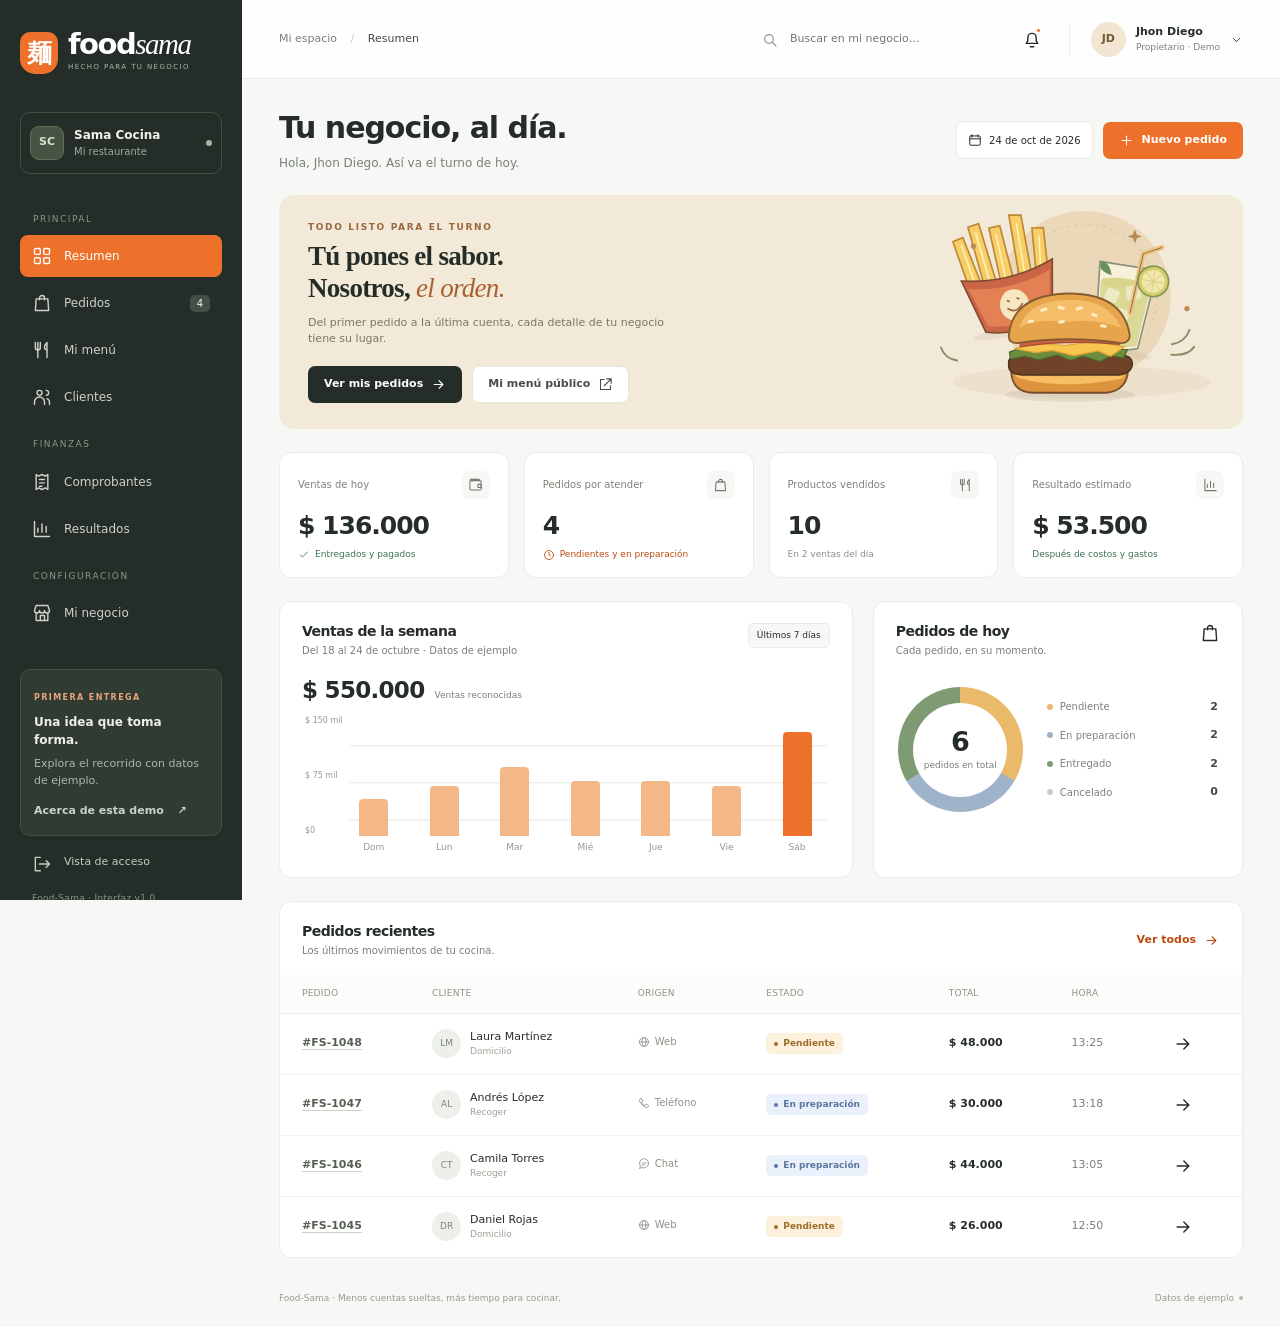
<file: index.html>
<!doctype html>
<html lang="es">
<head>
  <meta charset="UTF-8">
  <meta name="viewport" content="width=device-width, initial-scale=1.0">
  <meta name="description" content="Food-Sama. Interfaz de gestión para negocios de comida. Primera entrega del proyecto.">
  <meta name="theme-color" content="#252d28">
  <title>Food-Sama · Mi negocio</title>
  <link rel="icon" href="assets/img/favicon.svg" type="image/svg+xml">
  <link rel="stylesheet" href="assets/css/styles.css">
  <script src="assets/js/data.js" defer></script>
  <script src="assets/js/logic.js" defer></script><script src="assets/js/app.js" defer></script>
</head>
<body data-page="admin">
  <a class="skip-link" href="#main">Saltar al contenido</a>
  <div class="sidebar-shade" id="sidebar-shade"></div>
  <aside class="sidebar" id="sidebar" aria-label="Navegación principal">
    <a class="brand" href="index.html" aria-label="Food-Sama, inicio"><span class="brand-mark" aria-hidden="true">麺</span><span>food<span class="brand-serif">sama</span><small>HECHO PARA TU NEGOCIO</small></span></a>
    <div class="workspace"><span class="workspace-avatar">SC</span><div><strong data-business-name>Sama Cocina</strong><span>Mi restaurante</span></div><span class="online-dot" title="Negocio de demostración"></span></div>
    <nav class="nav"><p class="nav-label">PRINCIPAL</p>
      <a href="#resumen" data-view="resumen"><span data-icon="grid"></span>Resumen</a>
      <a href="#pedidos" data-view="pedidos"><span data-icon="bag"></span>Pedidos<span class="nav-count" id="pending-count">4</span></a>
      <a href="#menu" data-view="menu"><span data-icon="utensils"></span>Mi menú</a>
      <a href="#clientes" data-view="clientes"><span data-icon="users"></span>Clientes</a>
      <p class="nav-label">FINANZAS</p>
      <a href="#comprobantes" data-view="comprobantes"><span data-icon="receipt"></span>Comprobantes</a>
      <a href="#reportes" data-view="reportes"><span data-icon="chart"></span>Resultados</a>
      <p class="nav-label">CONFIGURACIÓN</p>
      <a href="#negocio" data-view="negocio"><span data-icon="store"></span>Mi negocio</a>
    </nav>
    <div class="sidebar-bottom"><div class="demo-note"><span class="demo-label">PRIMERA ENTREGA</span><strong>Una idea que toma forma.</strong><p>Explora el recorrido con datos de ejemplo.</p><button class="text-button" id="about-demo">Acerca de esta demo <span aria-hidden="true">↗</span></button></div><a class="sidebar-exit" href="acceso.html"><span data-icon="logout"></span>Vista de acceso</a><span class="sidebar-version">Food-Sama · Interfaz v1.0</span></div>
  </aside>
  <div class="app-layout">
    <header class="topbar">
      <button class="icon-button mobile-toggle" id="mobile-toggle" aria-label="Abrir menú" aria-controls="sidebar" aria-expanded="false"><span data-icon="menu"></span></button>
      <div class="breadcrumb">Mi espacio <span>/</span> <strong id="breadcrumb-current">Resumen</strong></div>
      <div class="topbar-right"><div class="global-search"><span data-icon="search"></span><label class="sr-only" for="global-search">Buscar pedidos o productos</label><input id="global-search" type="search" placeholder="Buscar en mi negocio…" autocomplete="off"><div class="search-results" id="search-results" hidden></div></div><button class="icon-button notification-button" id="notifications" aria-label="Ver pedidos pendientes"><span data-icon="bell"></span><i></i></button><button class="profile-button" id="profile-button" aria-label="Ver perfil del negocio"><span class="avatar">JD</span><span class="profile-name">Jhon Diego<small>Propietario · Demo</small></span><span data-icon="chevron-down"></span></button></div>
    </header>
    <main id="main" class="main-content" tabindex="-1"></main>
    <footer class="app-footer"><span>Food-Sama <span aria-hidden="true">·</span> Menos cuentas sueltas, más tiempo para cocinar.</span><span>Datos de ejemplo <i class="tiny-dot"></i></span></footer>
  </div>
  <dialog id="app-dialog" class="app-dialog" aria-labelledby="dialog-title"><div id="dialog-content"></div></dialog>
  <div class="toast-region" id="toast-region" role="status" aria-live="polite"></div>
</body>
</html>
</file>
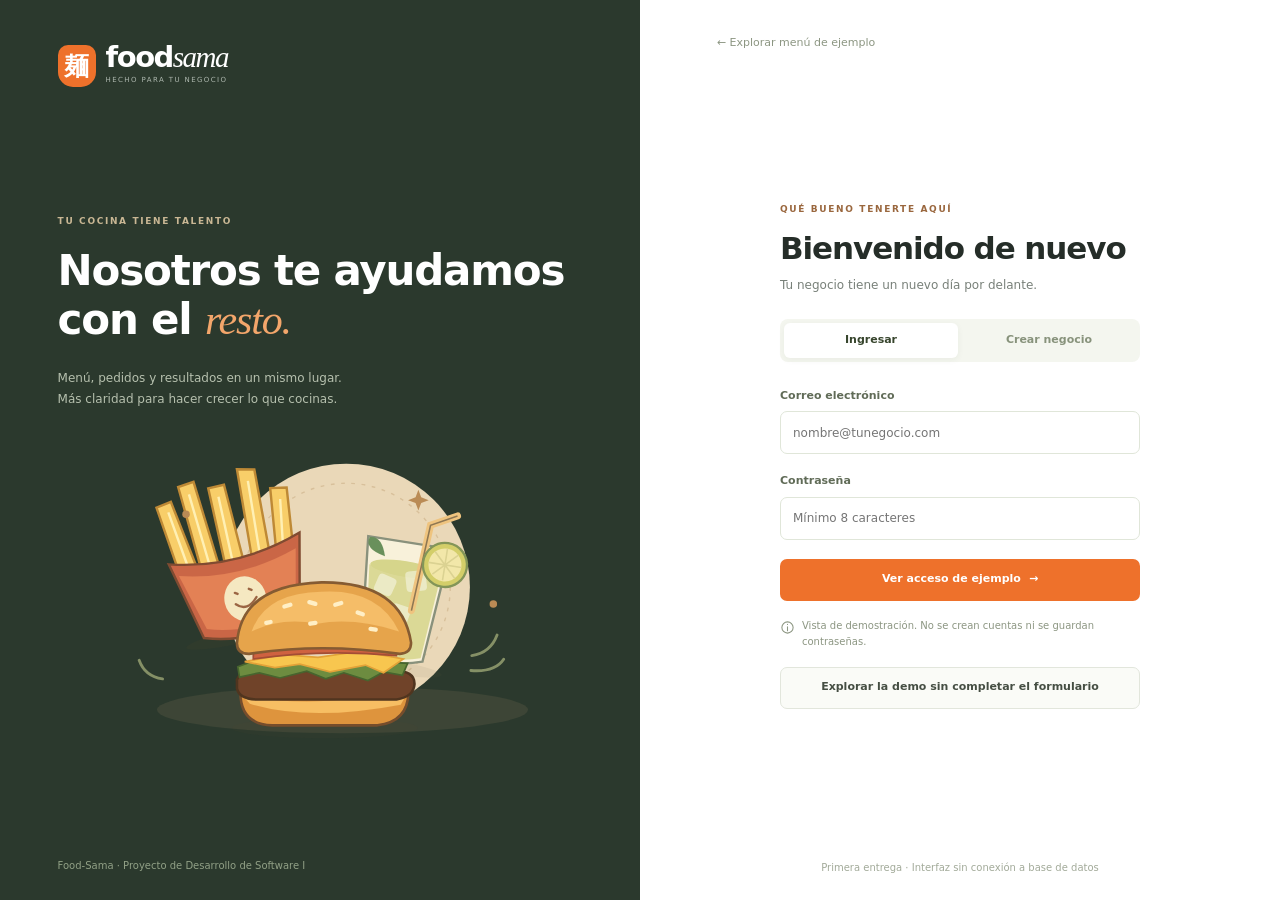
<file: acceso.html>
<!doctype html>
<html lang="es">
<head>
  <meta charset="UTF-8"><meta name="viewport" content="width=device-width, initial-scale=1.0">
  <meta name="description" content="Prototipo de acceso y registro de negocios en Food-Sama.">
  <title>Food-Sama · Bienvenido</title><link rel="icon" href="assets/img/favicon.svg" type="image/svg+xml"><link rel="stylesheet" href="assets/css/styles.css"><script src="assets/js/data.js" defer></script><script src="assets/js/logic.js" defer></script><script src="assets/js/app.js" defer></script>
</head>
<body data-page="access" class="access-body"><main class="access-layout"><section class="access-visual"><a href="acceso.html" class="brand"><span class="brand-mark" aria-hidden="true">麺</span><span>food<span class="brand-serif">sama</span><small>HECHO PARA TU NEGOCIO</small></span></a><div class="access-pitch"><span class="eyebrow">TU COCINA TIENE TALENTO</span><h1>Nosotros te ayudamos<br>con el <em>resto.</em></h1><p>Menú, pedidos y resultados en un mismo lugar.<br>Más claridad para hacer crecer lo que cocinas.</p><img src="assets/img/hero-food.svg" alt="Hamburguesa, papas y bebida ilustradas" width="520" height="360"></div><span class="access-credit">Food-Sama · Proyecto de Desarrollo de Software I</span></section><section class="access-form-panel"><a class="back-link" href="menu.html">← Explorar menú de ejemplo</a><div class="access-form-wrap"><span class="eyebrow">QUÉ BUENO TENERTE AQUÍ</span><h2 id="access-title">Bienvenido de nuevo</h2><p class="muted" id="access-description">Tu negocio tiene un nuevo día por delante.</p><div class="segmented" aria-label="Tipo de acceso"><button id="tab-login" class="active" type="button" aria-pressed="true">Ingresar</button><button id="tab-register" type="button" aria-pressed="false">Crear negocio</button></div><form id="access-form"><div id="register-fields" hidden><div class="form-field"><label for="register-business">Nombre del negocio</label><input id="register-business" name="business" placeholder="Ej. Sama Cocina" maxlength="70"></div><div class="form-field"><label for="register-owner">Nombre del propietario</label><input id="register-owner" name="owner" placeholder="Tu nombre completo" maxlength="70"></div><div class="form-field"><label for="register-phone">Teléfono empresarial</label><input id="register-phone" name="phone" type="tel" placeholder="300 000 0000" pattern="[+0-9 ]{7,20}" maxlength="20"></div></div><div class="form-field"><label for="access-email">Correo electrónico</label><input id="access-email" name="email" type="email" placeholder="nombre@tunegocio.com" autocomplete="username" required></div><div class="form-field"><label for="access-password">Contraseña</label><input id="access-password" name="password" type="password" placeholder="Mínimo 8 caracteres" minlength="8" autocomplete="current-password" required></div><button class="button button-primary full-width" type="submit" id="access-submit">Ver acceso de ejemplo <span aria-hidden="true">→</span></button></form><p class="access-demo-hint"><span data-icon="info"></span>Vista de demostración. No se crean cuentas ni se guardan contraseñas.</p><a class="button button-quiet full-width" href="index.html">Explorar la demo sin completar el formulario</a></div><span class="access-footnote">Primera entrega · Interfaz sin conexión a base de datos</span></section></main><dialog id="app-dialog" class="app-dialog" aria-labelledby="dialog-title"><div id="dialog-content"></div></dialog><div class="toast-region" id="toast-region" role="status" aria-live="polite"></div></body></html>
</file>
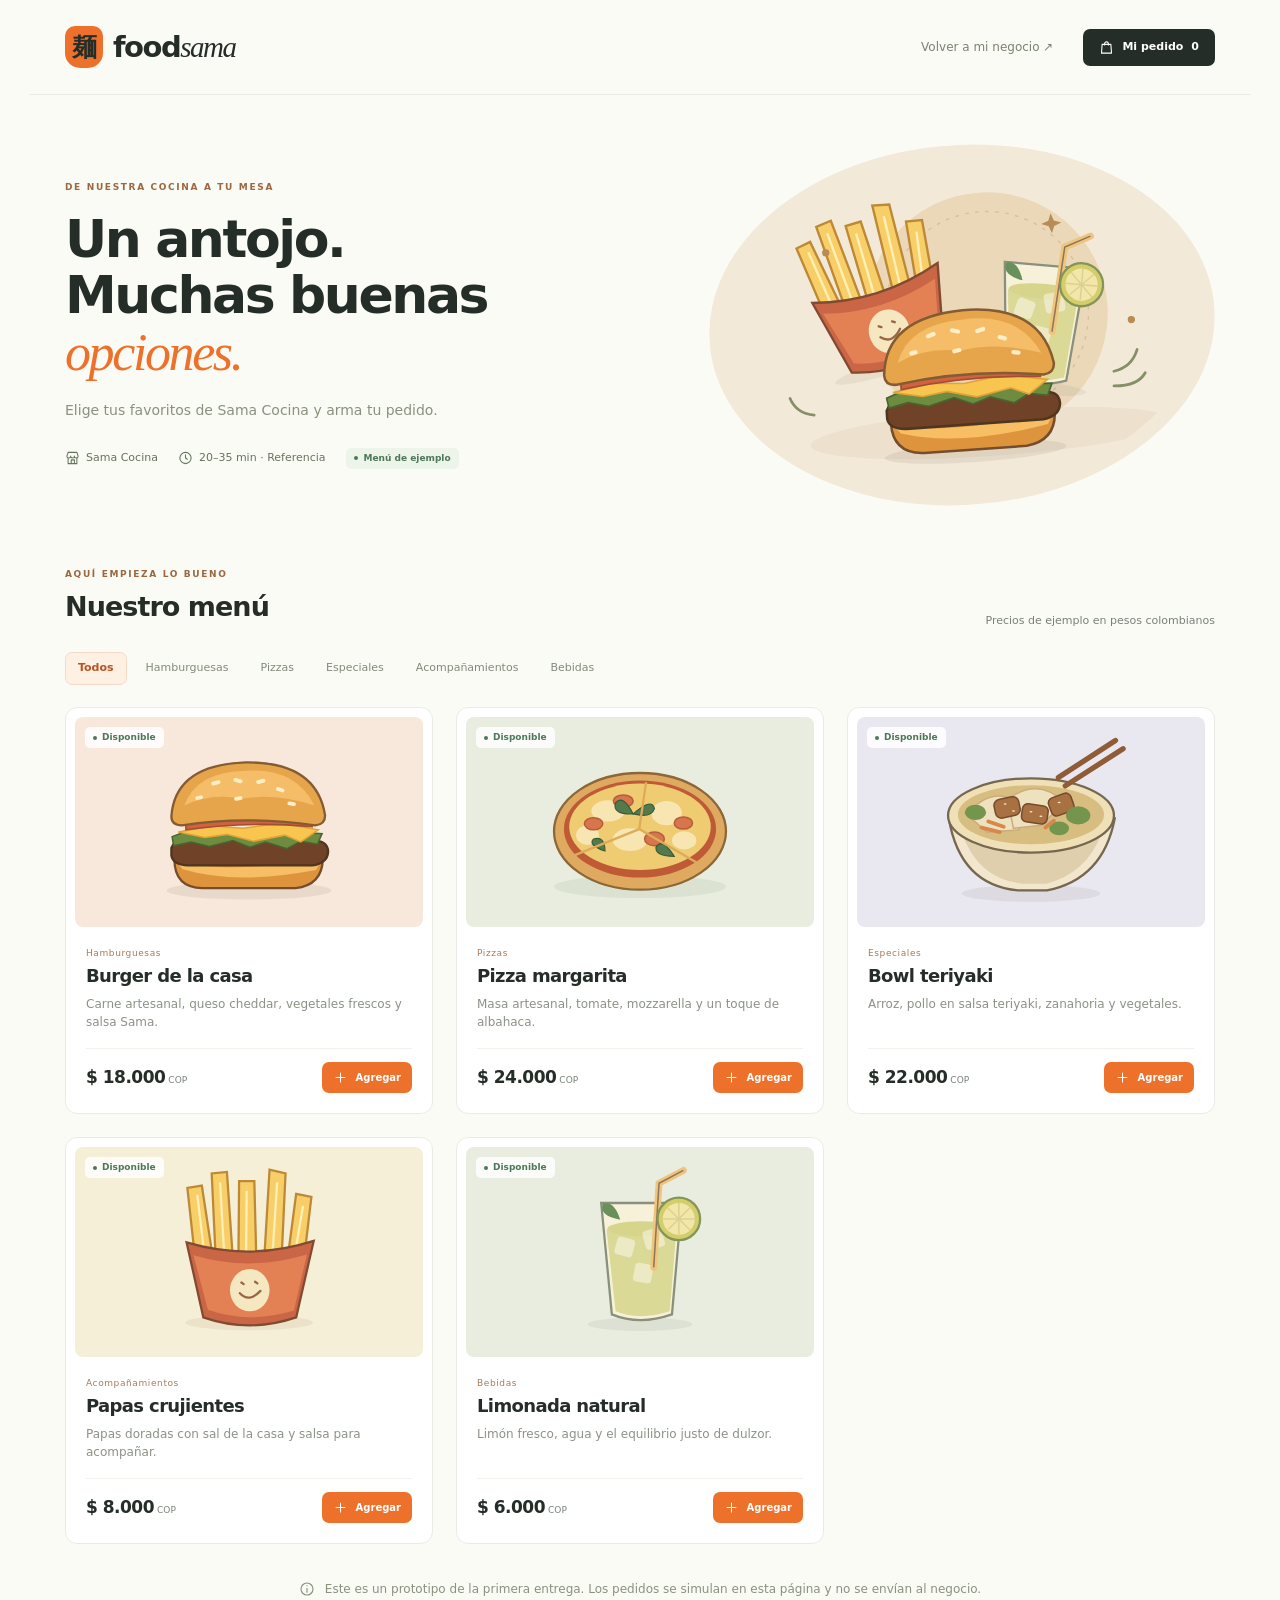
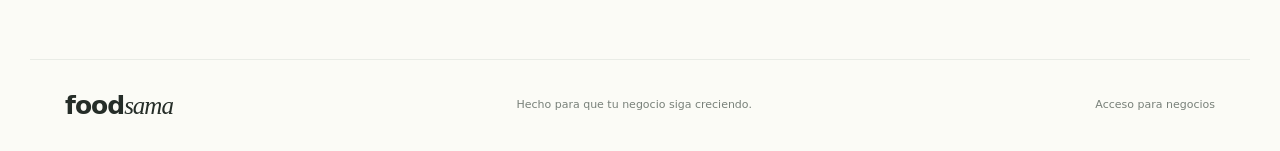
<file: menu.html>
<!doctype html>
<html lang="es">
<head>
  <meta charset="UTF-8"><meta name="viewport" content="width=device-width, initial-scale=1.0">
  <meta name="description" content="Menú de ejemplo de Sama Cocina en Food-Sama.">
  <title>Food-Sama · Menú del negocio</title>
  <link rel="icon" href="assets/img/favicon.svg" type="image/svg+xml"><link rel="stylesheet" href="assets/css/styles.css">
  <script src="assets/js/data.js" defer></script><script src="assets/js/logic.js" defer></script><script src="assets/js/app.js" defer></script>
</head>
<body data-page="public" class="public-body">
  <a class="skip-link" href="#main">Saltar al contenido</a>
  <header class="public-header"><a href="menu.html" class="brand brand-dark"><span class="brand-mark" aria-hidden="true">麺</span><span>food<span class="brand-serif">sama</span></span></a><nav><a href="index.html">Volver a mi negocio <span aria-hidden="true">↗</span></a><button class="button button-dark" id="open-cart"><span data-icon="bag"></span>Mi pedido <span id="cart-count">0</span></button></nav></header>
  <main id="main" class="public-main"><section class="public-hero"><div><span class="eyebrow">DE NUESTRA COCINA A TU MESA</span><h1>Un antojo.<br>Muchas buenas <em>opciones.</em></h1><p>Elige tus favoritos de Sama Cocina y arma tu pedido.</p><div class="public-business-info"><span><span data-icon="store"></span>Sama Cocina</span><span><span data-icon="clock"></span>20–35 min · Referencia</span><span class="badge badge-green">Menú de ejemplo</span></div></div><img src="assets/img/hero-food.svg" alt="Ilustración de una hamburguesa, papas y bebida" width="520" height="360"></section><div class="public-section-head"><div><span class="eyebrow">AQUÍ EMPIEZA LO BUENO</span><h2>Nuestro menú</h2></div><span class="muted">Precios de ejemplo en pesos colombianos</span></div><div id="public-filters" class="filter-tabs" aria-label="Categorías del menú"></div><div id="public-products" class="public-products"></div><aside class="public-demo-message"><span data-icon="info"></span><p>Este es un prototipo de la primera entrega. Los pedidos se simulan en esta página y no se envían al negocio.</p></aside></main>
  <footer class="public-footer"><a class="brand-text" href="index.html">food<span>sama</span></a><span>Hecho para que tu negocio siga creciendo.</span><a href="acceso.html">Acceso para negocios</a></footer>
  <dialog id="app-dialog" class="app-dialog" aria-labelledby="dialog-title"><div id="dialog-content"></div></dialog><div class="toast-region" id="toast-region" role="status" aria-live="polite"></div>
</body></html>
</file>
<file: assets/css/styles.css>
/* Food-Sama — interfaz sin dependencias. Estilos comunes a las tres páginas. */
:root {
  --bg:#f7f8f5;
  --paper:#fff;
  --ink:#252d28;
  --muted:#788079;
  --line:#e9ece6;
  --orange:#ee712b;
  --orange-dark:#bb4c10;
  --orange-light:#fff0e5;
  --green:#3c7252;
  --sidebar:#252d28;
  --radius:15px;
  --shadow:0 14px 45px #1c292414
}

* {
  box-sizing:border-box
}

html {
  scroll-behavior:smooth
}

body {
  margin:0;
  background:var(--bg);
  color:var(--ink);
  font:14px/1.5 "Segoe UI",system-ui,-apple-system,sans-serif
}

button,input,select,textarea {
  font:inherit
}

button,a,input,select,textarea {
  -webkit-tap-highlight-color:transparent
}

button,a {
  touch-action:manipulation
}

button {
  cursor:pointer
}

button:disabled {
  cursor:not-allowed;
  opacity:.48
}

a {
  color:inherit;
  text-decoration:none
}

button {
  color:inherit
}

h1,h2,h3,p {
  margin-top:0
}

h1,h2,h3 {
  line-height:1.25;
  letter-spacing:-.035em
}

h1 {
  font-size:30px;
  margin-bottom:7px;
  font-weight:700
}

h2 {
  font-size:18px;
  margin-bottom:6px
}

h3 {
  font-size:16px;
  margin-bottom:5px
}

p {
  margin-bottom:12px
}

img {
  max-width:100%;
  display:block
}

svg.icon {
  width:20px;
  height:20px;
  display:inline-block;
  vertical-align:middle;
  fill:none;
  stroke:currentColor;
  stroke-width:1.7;
  stroke-linecap:round;
  stroke-linejoin:round;
  flex-shrink:0
}

button:focus-visible,a:focus-visible {
  outline:3px solid #ef9d6c;
  outline-offset:4px
}

input:focus,select:focus,textarea:focus {
  outline:2px solid #f5b28a;
  outline-offset:1px;
  border-color:var(--orange)
}

[hidden] {
  display:none!important
}

.sr-only {
  position:absolute!important;
  width:1px;
  height:1px;
  padding:0;
  margin:-1px;
  overflow:hidden;
  clip:rect(0,0,0,0);
  white-space:nowrap;
  border:0
}

.skip-link {
  position:fixed;
  z-index:999;
  left:20px;
  top:-90px;
  background:var(--ink);
  color:#fff;
  padding:14px;
  border-radius:8px
}

.skip-link:focus {
  top:15px
}

.sidebar {
  position:fixed;
  inset:0 auto 0 0;
  width:242px;
  background:var(--sidebar);
  color:#ccd2cb;
  display:flex;
  flex-direction:column;
  z-index:50;
  padding:30px 20px 18px;
  overflow-y:auto
}

.brand {
  display:flex;
  align-items:center;
  gap:10px;
  color:#fff;
  font-size:29px;
  font-weight:800;
  letter-spacing:-1.5px;
  line-height:1
}

.brand-mark {
  width:38px;
  height:42px;
  border-radius:10px 10px 15px 15px;
  background:var(--orange);
  display:flex;
  align-items:center;
  justify-content:center;
  font-family:serif;
  font-size:25px;
  letter-spacing:0
}

.brand-serif {
  font-family:Georgia,serif;
  font-weight:500;
  font-style:italic
}

.brand small {
  display:block;
  letter-spacing:1.4px;
  font-weight:500;
  font-size:7px;
  line-height:2.5;
  color:#aeb8af
}

.workspace {
  display:flex;
  align-items:center;
  gap:10px;
  margin:35px 0 19px;
  padding:13px 9px;
  border:1px solid #435045;
  border-radius:10px
}

.workspace-avatar {
  background:#495344;
  color:#d9e4ce;
  border:1px solid #627051;
  display:grid;
  place-items:center;
  border-radius:9px;
  width:34px;
  height:34px;
  font-size:11px;
  font-weight:700
}

.workspace strong {
  font-size:12px;
  color:#f1f3ed;
  display:block
}

.workspace div>span {
  font-size:10px;
  color:#9fa99f;
  display:block
}

.online-dot {
  background:#a3b89b;
  width:6px;
  height:6px;
  border-radius:50%;
  margin-left:auto
}

.nav-label {
  font-size:9px;
  letter-spacing:1.5px;
  color:#89978a;
  margin:20px 13px 9px
}

.nav>a {
  display:flex;
  align-items:center;
  gap:12px;
  padding:11px 12px;
  margin-bottom:5px;
  border-radius:8px;
  font-size:12px;
  font-weight:500;
  transition:.18s
}

.nav>a:hover {
  background:#354137;
  color:white
}

.nav>a.active {
  background:#ee712b;
  color:white
}

.nav-count {
  font-size:10px;
  margin-left:auto;
  background:#445047;
  color:#edf3ea;
  padding:1px 6px;
  border-radius:5px;
  min-width:20px;
  text-align:center
}

.active .nav-count {
  background:#ffffff2e;
  color:#fff
}

.sidebar-bottom {
  margin-top:auto;
  padding-top:30px
}

.demo-note {
  padding:15px 13px;
  background:#303c32;
  border:1px solid #425044;
  border-radius:10px
}

.demo-label {
  font-size:8px;
  letter-spacing:1.4px;
  color:#e6a47d;
  font-weight:700
}

.demo-note strong {
  display:block;
  font-size:12px;
  color:#eef0e8;
  margin:7px 0
}

.demo-note p {
  font-size:11px;
  color:#abb6ab;
  margin-bottom:10px
}

.text-button {
  border:0;
  padding:0;
  background:none;
  font-size:11px;
  font-weight:600;
  color:inherit
}

.text-button span {
  margin-left:10px
}

.sidebar-exit {
  display:flex;
  gap:12px;
  font-size:11px;
  padding:18px 12px;
  color:#c3ccc0
}

.sidebar-version {
  display:block;
  font-size:9px;
  letter-spacing:.3px;
  color:#869583;
  padding:0 12px
}

.app-layout {
  margin-left:242px;
  min-height:100vh;
  display:flex;
  flex-direction:column
}

.topbar {
  height:79px;
  background:#ffffffd9;
  backdrop-filter:blur(12px);
  border-bottom:1px solid var(--line);
  display:flex;
  align-items:center;
  justify-content:space-between;
  padding:0 37px;
  gap:20px
}

.breadcrumb {
  font-size:11px;
  color:var(--muted);
  white-space:nowrap
}

.breadcrumb>span {
  margin:0 10px;
  color:#c4c9c1
}

.breadcrumb strong {
  color:#404a42;
  font-weight:500
}

.topbar-right {
  display:flex;
  align-items:center;
  gap:20px
}

.global-search {
  position:relative;
  display:flex;
  align-items:center;
  gap:9px;
  color:#899187
}

.global-search .icon {
  width:16px;
  height:16px
}

.global-search input {
  background:transparent;
  border:0;
  font-size:11px;
  width:208px;
  padding:8px 3px;
  color:var(--ink);
  border-radius:4px
}

.search-results {
  position:absolute;
  top:40px;
  right:0;
  background:white;
  border:1px solid var(--line);
  border-radius:10px;
  box-shadow:var(--shadow);
  width:315px;
  z-index:80;
  padding:6px
}

.search-result {
  width:100%;
  border:0;
  background:none;
  text-align:left;
  padding:10px;
  border-radius:6px;
  display:flex;
  justify-content:space-between;
  gap:10px;
  font-size:12px
}

.search-result:hover {
  background:var(--bg)
}

.search-result small {
  color:var(--muted)
}

.search-empty {
  padding:12px;
  font-size:12px;
  margin:0
}

.icon-button {
  width:34px;
  height:34px;
  display:inline-grid;
  place-items:center;
  border:0;
  background:transparent;
  border-radius:8px
}

.icon-button:hover {
  background:#f0f2ed
}

.notification-button {
  position:relative
}

.notification-button i {
  position:absolute;
  right:8px;
  top:6px;
  background:var(--orange);
  width:5px;
  height:5px;
  border-radius:50%;
  border:1px solid white
}

.profile-button {
  display:flex;
  align-items:center;
  gap:10px;
  border:0;
  border-left:1px solid var(--line);
  background:none;
  padding:0 0 0 21px;
  text-align:left
}

.avatar {
  width:35px;
  height:35px;
  border-radius:50%;
  background:#f2e6d2;
  color:#735a34;
  font-size:11px;
  font-weight:700;
  display:grid;
  place-items:center
}

.profile-name {
  font-size:11px;
  font-weight:650
}

.profile-name small {
  display:block;
  font-size:9px;
  color:var(--muted);
  font-weight:400
}

.profile-button .icon {
  width:13px
}

.mobile-toggle {
  display:none
}

.main-content {
  padding:30px 37px 12px;
  max-width:1600px;
  width:100%;
  margin:0 auto;
  flex:1
}

.page-heading {
  display:flex;
  align-items:center;
  justify-content:space-between;
  gap:18px;
  margin-bottom:23px
}

.page-heading p {
  font-size:12px;
  color:var(--muted);
  margin:0
}

.page-heading .eyebrow {
  margin-bottom:6px
}

.heading-actions {
  display:flex;
  align-items:center;
  gap:10px
}

.date-pill {
  background:#fff;
  border:1px solid var(--line);
  border-radius:7px;
  padding:8px 11px;
  font-size:10px;
  display:flex;
  align-items:center;
  gap:7px;
  white-space:nowrap
}

.date-pill .icon {
  width:14px
}

.eyebrow {
  font-size:9px;
  font-weight:700;
  letter-spacing:1.65px;
  color:#9a673e;
  display:block
}

.muted {
  color:var(--muted)
}

.hero-banner {
  border-radius:var(--radius);
  background:#f3e9d8;
  display:flex;
  min-height:201px;
  position:relative;
  overflow:hidden;
  margin-bottom:23px
}

.hero-copy {
  padding:26px 29px;
  position:relative;
  z-index:2;
  max-width:66%
}

.hero-copy h2 {
  font:600 27px/1.18 Georgia,serif;
  letter-spacing:-.7px;
  margin:7px 0 10px
}

.hero-copy h2 em {
  color:#a9602e;
  font-weight:500
}

.hero-copy p {
  font-size:11px;
  color:#7f7565;
  max-width:360px;
  margin-bottom:18px
}

.hero-art {
  width:37%;
  max-height:234px;
  object-fit:contain;
  margin:-8px -2px -8px auto
}

.hero-actions {
  display:flex;
  gap:10px;
  align-items:center
}

.button {
  display:inline-flex;
  align-items:center;
  justify-content:center;
  gap:8px;
  border-radius:7px;
  padding:10px 15px;
  font-size:11px;
  font-weight:650;
  border:1px solid transparent;
  line-height:1.3;
  text-align:center;
  transition:background .15s,transform .15s;
  min-height:35px
}

.button .icon {
  width:15px;
  height:15px
}

.button:hover {
  transform:translateY(-1px)
}

.button-primary {
  background:var(--orange);
  color:#fff
}

.button-primary:hover {
  background:#da6020
}

.button-dark {
  background:var(--ink);
  color:white
}

.button-dark:hover {
  background:#3c4a3e
}

.button-quiet {
  background:#fff;
  border-color:#e2e6dc;
  color:#454e43
}

.button-quiet:hover {
  background:#f8f9f5
}

.button-link {
  background:transparent;
  color:var(--orange-dark);
  padding:4px 0
}

.button-danger {
  background:#fce8e5;
  color:#af4337
}

.button-small {
  font-size:10px;
  padding:7px 10px;
  min-height:30px
}

.full-width {
  width:100%
}

.stats-grid {
  display:grid;
  grid-template-columns:repeat(4,minmax(0,1fr));
  gap:15px;
  margin-bottom:23px
}

.stat-card {
  border:1px solid var(--line);
  background:#fff;
  border-radius:12px;
  padding:18px 18px 15px;
  min-width:0
}

.stat-top {
  display:flex;
  align-items:center;
  justify-content:space-between;
  color:#7c8479;
  font-size:10px;
  gap:8px
}

.stat-symbol {
  display:grid;
  place-items:center;
  background:var(--bg);
  border-radius:7px;
  width:28px;
  height:28px;
  color:#737c6e
}

.stat-symbol .icon {
  width:15px
}

.stat-value {
  font-size:25px;
  letter-spacing:-1px;
  line-height:1.1;
  margin:13px 0 9px;
  font-weight:650;
  white-space:nowrap
}

.stat-foot {
  font-size:9px;
  color:#8b9286;
  display:flex;
  align-items:center;
  gap:5px
}

.stat-foot .icon {
  width:12px;
  height:12px
}

.green-text {
  color:var(--green)
}

.orange-text {
  color:var(--orange-dark)
}

.charts-grid {
  display:grid;
  grid-template-columns:1.55fr 1fr;
  gap:20px;
  margin-bottom:23px
}

.panel {
  border:1px solid var(--line);
  border-radius:12px;
  background:white;
  min-width:0;
  overflow:hidden
}

.panel-head {
  padding:21px 22px 0;
  display:flex;
  justify-content:space-between;
  align-items:flex-start;
  gap:15px
}

.panel-head p {
  font-size:10px;
  color:var(--muted);
  margin:3px 0 0
}

.panel-head h2 {
  font-size:14px;
  margin:0
}

.panel-body {
  padding:20px 22px
}

.panel-title-actions {
  display:flex;
  align-items:center;
  gap:8px
}

.mini-pill {
  background:var(--bg);
  font-size:9px;
  border:1px solid var(--line);
  border-radius:5px;
  padding:5px 8px
}

.chart-summary {
  padding:15px 22px 0;
  display:flex;
  align-items:baseline;
  gap:10px
}

.chart-summary strong {
  font-size:23px;
  letter-spacing:-.7px
}

.chart-summary span {
  font-size:9px;
  color:var(--muted)
}

.bar-chart {
  height:134px;
  margin:14px 25px 21px;
  position:relative;
  padding:0 0 20px 39px;
  display:grid;
  grid-template-columns:repeat(7,1fr);
  gap:11px;
  align-items:end;
  background:repeating-linear-gradient(to top,transparent 0,transparent 35px,#edf0e9 36px,#edf0e9 37px)
}

.chart-ticks {
  position:absolute;
  left:0;
  top:-7px;
  bottom:19px;
  display:flex;
  flex-direction:column;
  justify-content:space-between;
  font-size:8px;
  color:#92988f;
  background:white;
  padding-right:7px
}

.bar-column {
  height:100%;
  display:flex;
  align-items:center;
  justify-content:flex-end;
  flex-direction:column;
  gap:5px;
  position:relative
}

.chart-bar {
  width:65%;
  max-width:29px;
  min-height:5px;
  border-radius:4px 4px 0 0;
  background:#f8d9c4;
  border:0;
  position:relative;
  padding:0;
  transition:height .2s,background .15s
}

.chart-bar:last-of-type {
  background:#f4b888
}

.bar-column:last-child .chart-bar {
  background:var(--orange)
}

.chart-bar:hover,.chart-bar:focus {
  background:#ce5c1d
}

.chart-day {
  position:absolute;
  bottom:-19px;
  color:#92988d;
  font-size:9px
}

.chart-tooltip {
  display:none;
  position:absolute;
  bottom:calc(100% + 6px);
  left:50%;
  transform:translateX(-50%);
  background:var(--ink);
  color:white;
  padding:3px 6px;
  border-radius:4px;
  font-size:9px;
  white-space:nowrap;
  z-index:3
}

.chart-bar:hover .chart-tooltip,.chart-bar:focus .chart-tooltip {
  display:block
}

.status-overview {
  display:flex;
  align-items:center;
  gap:24px;
  padding:29px 24px 25px
}

.donut {
  width:125px;
  height:125px;
  border-radius:50%;
  flex-shrink:0;
  display:grid;
  place-items:center
}

.donut-hole {
  background:white;
  border-radius:50%;
  width:94px;
  height:94px;
  display:flex;
  align-items:center;
  justify-content:center;
  flex-direction:column
}

.donut-hole strong {
  font-size:27px;
  line-height:1.1;
  font-weight:650
}

.donut-hole span {
  font-size:9px;
  color:var(--muted);
  margin-top:3px
}

.legend {
  display:flex;
  flex-direction:column;
  gap:12px;
  width:100%
}

.legend-item {
  display:flex;
  align-items:center;
  gap:7px;
  font-size:10px;
  color:#7a8278
}

.legend-item i {
  width:6px;
  height:6px;
  border-radius:50%;
  flex-shrink:0
}

.legend-item strong {
  margin-left:auto;
  color:#404c42;
  font-size:11px
}

.table-wrap {
  overflow-x:auto;
  position:relative
}

table {
  width:100%;
  border-collapse:collapse;
  text-align:left;
  white-space:nowrap
}

th {
  font-size:9px;
  letter-spacing:.25px;
  font-weight:500;
  color:#8a9286;
  padding:12px 22px;
  background:#fcfdfa;
  border-bottom:1px solid var(--line)
}

td {
  font-size:11px;
  padding:13px 22px;
  border-bottom:1px solid #f0f2ed
}

tbody tr:last-child td {
  border-bottom:0
}

.table-panel>.panel-head {
  padding-bottom:17px
}

.order-code {
  color:#555f52;
  font-size:11px;
  font-weight:650;
  background:transparent;
  border:0;
  padding:0;
  text-decoration:underline;
  text-decoration-color:#cbd1c7;
  text-underline-offset:3px
}

.customer-cell {
  display:flex;
  align-items:center;
  gap:9px
}

.customer-avatar {
  width:29px;
  height:29px;
  background:#edf0e8;
  border-radius:50%;
  display:grid;
  place-items:center;
  font-size:9px;
  color:#7c8776;
  flex-shrink:0
}

.customer-cell small {
  display:block;
  font-size:9px;
  color:#9bA293
}

.source {
  display:inline-flex;
  align-items:center;
  gap:5px;
  color:#8a9285;
  font-size:10px
}

.source .icon {
  width:12px;
  height:12px
}

.badge {
  display:inline-flex;
  align-items:center;
  gap:5px;
  padding:4px 8px;
  border-radius:5px;
  font-size:9px;
  font-weight:550;
  white-space:nowrap
}

.badge::before {
  content:"";
  width:4px;
  height:4px;
  border-radius:50%;
  background:currentColor
}

.badge-orange {
  color:#a16c29;
  background:#fcf1dc
}

.badge-blue {
  color:#5976a0;
  background:#ebf1fb
}

.badge-green {
  color:#4c7857;
  background:#edf4ea
}

.badge-gray {
  color:#7f8680;
  background:#f0f1ef
}

.badge-red {
  color:#a96058;
  background:#f9e9e7
}

.status-select {
  border:1px solid var(--line);
  border-radius:6px;
  padding:6px 9px;
  font-size:11px;
  background:white
}

.app-footer {
  display:flex;
  align-items:center;
  justify-content:space-between;
  padding:22px 37px;
  color:#939c8f;
  font-size:9px;
  gap:15px
}

.app-footer>span:last-child {
  display:flex;
  align-items:center;
  gap:5px;
  white-space:nowrap
}

.tiny-dot {
  display:inline-block;
  width:4px;
  height:4px;
  background:#b4bdab;
  border-radius:50%
}

.toolbar {
  display:flex;
  align-items:center;
  gap:12px;
  margin:0 0 20px;
  flex-wrap:wrap
}

.search-field {
  display:flex;
  align-items:center;
  gap:8px;
  min-width:230px;
  background:white;
  border:1px solid var(--line);
  border-radius:8px;
  padding:8px 11px
}

.search-field .icon {
  width:16px;
  color:#949c8e
}

.search-field input {
  width:100%;
  border:0;
  padding:0;
  outline:0;
  font-size:11px;
  background:none
}

.filter-tabs {
  display:flex;
  align-items:center;
  gap:6px;
  flex-wrap:wrap;
  margin:0 0 22px
}

.filter-tab {
  padding:7px 12px;
  border:1px solid transparent;
  border-radius:7px;
  background:transparent;
  font-size:11px;
  color:#818a7a
}

.filter-tab:hover {
  background:#e9ece5
}

.filter-tab.active {
  color:#b65422;
  background:#fff0e4;
  border-color:#f4dac6;
  font-weight:650
}

.toolbar .filter-tabs {
  margin:0
}

.toolbar-end {
  margin-left:auto;
  display:flex;
  gap:8px;
  align-items:center
}

.filter-select {
  background:white;
  border:1px solid var(--line);
  border-radius:7px;
  padding:9px 10px;
  font-size:11px;
  color:#646e5e;
  min-height:35px
}

.product-grid {
  display:grid;
  grid-template-columns:repeat(3,minmax(0,1fr));
  gap:20px
}

.product-card {
  border:1px solid var(--line);
  background:white;
  border-radius:12px;
  overflow:hidden
}

.product-image {
  height:165px;
  display:flex;
  align-items:center;
  justify-content:center;
  position:relative;
  margin:9px 9px 0;
  border-radius:8px
}

.product-image img {
  height:94%;
  width:90%;
  object-fit:contain;
  transition:transform .2s
}

.product-card:hover .product-image img {
  transform:translateY(-3px) rotate(-2deg)
}

.product-image>.badge {
  position:absolute;
  top:10px;
  left:10px;
  background:#ffffffd9;
  z-index:2
}

.peach {
  background:#f8e8db
}

.sage {
  background:#e8eddf
}

.lavender {
  background:#e9e7f0
}

.butter {
  background:#f6efd7
}

.rose {
  background:#f5e4e6
}

.product-body {
  padding:17px 18px
}

.product-category {
  font-size:9px;
  color:#a67b58;
  letter-spacing:.6px;
  margin-bottom:5px
}

.product-body h2 {
  font-size:15px;
  margin-bottom:7px
}

.product-description {
  font-size:11px;
  color:#8b9384;
  min-height:34px;
  line-height:1.55;
  margin-bottom:15px
}

.product-bottom {
  display:flex;
  justify-content:space-between;
  align-items:center;
  padding-top:13px;
  border-top:1px solid #f0f2eb
}

.price {
  font-size:17px;
  font-weight:650;
  letter-spacing:-.5px
}

.price small {
  font-size:9px;
  font-weight:400;
  color:var(--muted);
  letter-spacing:0;
  margin-left:3px
}

.product-actions {
  display:flex;
  gap:3px
}

.product-actions .icon-button {
  width:29px;
  height:29px;
  color:#88917e
}

.product-actions .icon {
  width:15px;
  height:15px
}

.table-footer {
  padding:13px 22px;
  font-size:10px;
  color:#8c9585;
  border-top:1px solid var(--line)
}

.empty-state {
  padding:50px 20px;
  text-align:center;
  color:var(--muted)
}

.empty-state>.icon {
  width:38px;
  height:38px;
  color:#aab6a0;
  margin-bottom:14px
}

.empty-state h2 {
  color:#5c6854;
  font-size:17px
}

.empty-state p {
  font-size:12px;
  max-width:360px;
  margin:0 auto 15px
}

.empty-state.table-empty {
  padding:35px
}

.clients-grid {
  display:grid;
  grid-template-columns:repeat(3,minmax(0,1fr));
  gap:18px
}

.client-card {
  background:white;
  border:1px solid var(--line);
  border-radius:12px;
  padding:24px
}

.client-card>.customer-avatar {
  width:47px;
  height:47px;
  font-size:14px;
  margin-bottom:15px
}

.client-card h2 {
  font-size:15px
}

.client-card p {
  font-size:11px;
  color:var(--muted)
}

.client-metrics {
  display:flex;
  justify-content:space-between;
  padding-top:15px;
  border-top:1px solid var(--line);
  font-size:11px
}

.client-metrics small {
  display:block;
  color:var(--muted);
  font-size:9px;
  margin-bottom:3px
}

.note-strip {
  display:flex;
  gap:9px;
  align-items:flex-start;
  background:#eff2e9;
  color:#718061;
  padding:13px 15px;
  border-radius:8px;
  font-size:11px;
  margin:20px 0
}

.note-strip .icon {
  width:16px;
  height:16px;
  flex-shrink:0
}

.note-strip p {
  margin:0
}

.two-columns {
  display:grid;
  grid-template-columns:1.15fr 1fr;
  gap:22px
}

.financial-summary {
  padding:6px 0
}

.financial-row {
  display:flex;
  justify-content:space-between;
  padding:12px 0;
  border-bottom:1px solid var(--line);
  font-size:12px;
  gap:20px
}

.financial-row small {
  color:var(--muted)
}

.financial-row.total {
  font-weight:700;
  font-size:15px;
  border:0;
  padding-top:18px
}

.financial-row.margin {
  border:0;
  color:var(--green);
  padding-top:0
}

.expenses-list {
  list-style:none;
  margin:0;
  padding:0
}

.expenses-list li {
  display:flex;
  justify-content:space-between;
  gap:15px;
  border-bottom:1px solid var(--line);
  padding:13px 0;
  font-size:12px
}

.expenses-list small {
  display:block;
  color:var(--muted);
  font-size:10px
}

.expenses-list li:last-child {
  border:0
}

.business-profile {
  display:flex;
  gap:15px;
  align-items:center;
  padding-bottom:22px;
  margin-bottom:22px;
  border-bottom:1px solid var(--line)
}

.business-avatar {
  width:65px;
  height:65px;
  background:#e9efdf;
  border-radius:13px;
  display:grid;
  place-items:center;
  color:#6e7d5c;
  font-size:19px;
  font-weight:700
}

.business-profile h2 {
  font-size:19px
}

.business-profile p {
  font-size:12px;
  color:var(--muted);
  margin-bottom:0
}

.form-grid {
  display:grid;
  grid-template-columns:1fr 1fr;
  gap:16px
}

.span-two {
  grid-column:1/-1
}

.form-field {
  display:flex;
  flex-direction:column;
  gap:7px;
  margin-bottom:16px;
  min-width:0
}

.form-grid>.form-field {
  margin-bottom:0
}

.form-field label {
  font-size:11px;
  font-weight:600;
  color:#606b57
}

.form-field input,.form-field select,.form-field textarea {
  width:100%;
  padding:10px 12px;
  border:1px solid #e0e6d9;
  border-radius:7px;
  background:white;
  color:var(--ink);
  font-size:12px;
  min-height:39px
}

.form-field textarea {
  resize:vertical;
  min-height:76px
}

.form-hint {
  font-size:10px;
  color:#8f9985;
  margin-top:3px
}

.form-actions {
  display:flex;
  align-items:center;
  justify-content:flex-end;
  gap:9px;
  margin-top:22px;
  padding-top:18px;
  border-top:1px solid var(--line)
}

.checkbox-field {
  display:flex;
  align-items:center;
  gap:9px;
  font-size:12px;
  color:#66765c
}

.checkbox-field input {
  accent-color:var(--orange);
  width:16px;
  height:16px
}

.app-dialog {
  border:0;
  border-radius:16px;
  padding:0;
  width:min(620px,calc(100% - 32px));
  max-height:90vh;
  background:white;
  color:var(--ink);
  box-shadow:var(--shadow)
}

.app-dialog::backdrop {
  background:#1d29267a;
  backdrop-filter:blur(3px)
}

.dialog-head {
  display:flex;
  align-items:flex-start;
  justify-content:space-between;
  padding:24px 27px 19px;
  border-bottom:1px solid var(--line);
  gap:15px
}

.dialog-head h2 {
  font-size:22px;
  margin:4px 0 5px
}

.dialog-head p {
  margin:0;
  color:var(--muted);
  font-size:11px
}

.dialog-body {
  padding:24px 27px
}

.dialog-footer {
  border-top:1px solid var(--line);
  display:flex;
  align-items:center;
  justify-content:flex-end;
  gap:9px;
  padding:16px 27px;
  background:#fcfdfb
}

.dialog-body .note-strip {
  margin-bottom:0
}

.line-items {
  display:flex;
  flex-direction:column;
  gap:10px;
  margin:12px 0 18px
}

.line-item {
  display:flex;
  align-items:center;
  gap:10px;
  background:var(--bg);
  padding:10px;
  border-radius:8px
}

.line-item label {
  flex:1;
  font-size:11px
}

.line-item small {
  display:block;
  color:var(--muted);
  font-size:10px
}

.line-item input {
  width:65px;
  border:1px solid var(--line);
  padding:6px;
  border-radius:6px;
  font-size:12px
}

.order-total {
  display:flex;
  justify-content:space-between;
  align-items:center;
  padding:14px 0;
  font-size:13px;
  border-top:1px solid var(--line)
}

.order-total strong {
  font-size:23px
}

.detail-grid {
  display:grid;
  grid-template-columns:1fr 1fr;
  gap:15px 20px;
  margin-bottom:21px;
  font-size:12px
}

.detail-grid small {
  display:block;
  font-size:10px;
  color:var(--muted);
  margin-bottom:3px
}

.detail-items {
  width:100%;
  white-space:normal
}

.detail-items td,.detail-items th {
  padding:10px 8px
}

.detail-items td:last-child,.detail-items th:last-child {
  text-align:right
}

.detail-items td:first-child,.detail-items th:first-child {
  padding-left:0
}

.detail-items td:last-child,.detail-items th:last-child {
  padding-right:0
}

.receipt-heading {
  text-align:center;
  margin-bottom:20px
}

.receipt-heading p {
  font-size:11px;
  color:var(--muted);
  margin:2px 0
}

.receipt-note {
  font-size:10px;
  color:var(--muted);
  text-align:center;
  margin:17px 0 0
}

.toast-region {
  position:fixed;
  bottom:24px;
  right:24px;
  z-index:200;
  max-width:min(400px,calc(100% - 40px));
  pointer-events:none
}

.toast {
  padding:14px 19px;
  background:#27372a;
  color:white;
  box-shadow:var(--shadow);
  border-radius:10px;
  font-size:12px;
  animation:toast-in .2s;
  margin-top:8px;
  pointer-events:auto
}

.toast.error {
  background:#9a493b
}

@keyframes toast-in {
  from {
    opacity:0;
    transform:translateY(10px)
  }
  to {
    opacity:1;
    transform:translateY(0)
  }
}

.section-note {
  font-size:11px;
  color:var(--muted);
  margin-top:18px
}

.sidebar-shade {
  display:none
}

/* Menú público */
.public-body {
  background:#fbfbf6
}

.public-header {
  max-width:1220px;
  margin:auto;
  padding:26px 35px;
  display:flex;
  align-items:center;
  justify-content:space-between;
  border-bottom:1px solid var(--line)
}

.brand-dark {
  color:var(--ink)
}

.public-header nav {
  display:flex;
  align-items:center;
  gap:30px;
  font-size:12px
}

.public-header nav>a {
  color:#788370
}

.public-main {
  max-width:1220px;
  margin:0 auto;
  padding:0 35px
}

.public-hero {
  display:flex;
  align-items:center;
  gap:30px;
  padding:50px 0 43px
}

.public-hero>div {
  flex:1
}

.public-hero h1 {
  font-size:52px;
  font-weight:650;
  margin:17px 0 19px;
  line-height:1.08;
  letter-spacing:-2.4px
}

.public-hero h1 em {
  font-family:Georgia,serif;
  font-weight:400;
  color:var(--orange)
}

.public-hero p {
  color:#89917f;
  font-size:14px
}

.public-hero>img {
  width:44%;
  background:#f3e9d8;
  border-radius:50%;
  padding:15px;
  transform:rotate(-4deg)
}

.public-business-info {
  display:flex;
  gap:20px;
  margin-top:27px;
  align-items:center;
  flex-wrap:wrap;
  font-size:11px;
  color:#65745c
}

.public-business-info>span {
  display:flex;
  gap:6px;
  align-items:center
}

.public-business-info .icon {
  width:15px
}

.public-section-head {
  display:flex;
  justify-content:space-between;
  align-items:flex-end;
  margin:20px 0 23px;
  gap:20px
}

.public-section-head h2 {
  font-size:27px;
  margin-top:8px
}

.public-section-head>.muted {
  font-size:11px
}

.public-products {
  display:grid;
  grid-template-columns:repeat(3,minmax(0,1fr));
  gap:23px
}

.public-products .product-image {
  height:210px
}

.public-products .product-description {
  font-size:12px;
  min-height:38px
}

.public-products .product-body {
  padding:20px
}

.public-products .product-body h2 {
  font-size:18px
}

.public-demo-message {
  display:flex;
  align-items:center;
  justify-content:center;
  gap:10px;
  margin:35px 0 60px;
  color:#89917f;
  font-size:12px
}

.public-demo-message p {
  margin:0
}

.public-demo-message .icon {
  width:16px;
  flex-shrink:0
}

.public-footer {
  border-top:1px solid var(--line);
  padding:27px 35px;
  display:flex;
  align-items:center;
  justify-content:space-between;
  gap:20px;
  max-width:1220px;
  margin:auto;
  font-size:11px;
  color:var(--muted)
}

.brand-text {
  font-size:25px;
  font-weight:750;
  letter-spacing:-1px;
  color:var(--ink)
}

.brand-text span {
  font-family:Georgia,serif;
  font-style:italic;
  font-weight:500
}

.cart-line {
  display:flex;
  align-items:center;
  gap:13px;
  padding:12px 0;
  border-bottom:1px solid var(--line)
}

.cart-line img {
  width:58px;
  height:50px;
  object-fit:contain;
  background:var(--bg);
  border-radius:8px
}

.cart-line>div:first-of-type {
  flex:1
}

.cart-line strong {
  font-size:12px
}

.cart-line small {
  display:block;
  color:var(--muted);
  font-size:10px
}

.quantity-control {
  display:flex;
  align-items:center;
  gap:9px;
  font-size:12px
}

.quantity-control button {
  width:25px;
  height:25px;
  border:1px solid var(--line);
  border-radius:6px;
  background:white
}

.quantity-control button:hover {
  background:var(--bg)
}

.confirmation-icon {
  display:grid;
  place-items:center;
  width:65px;
  height:65px;
  border-radius:50%;
  background:#e9f3e2;
  color:var(--green);
  margin:0 auto 17px
}

.confirmation-icon .icon {
  width:31px;
  height:31px
}

.confirmation {
  text-align:center
}

.confirmation h3 {
  font-size:24px
}

.confirmation p {
  font-size:12px;
  color:var(--muted)
}

/* Acceso y registro */
.access-body {
  background:#fff
}

.access-layout {
  display:grid;
  grid-template-columns:1fr 1fr;
  min-height:100vh
}

.access-visual {
  background:#2b392d;
  color:#fff;
  display:flex;
  flex-direction:column;
  justify-content:space-between;
  padding:43px 9% 27px;
  overflow:hidden
}

.access-pitch {
  padding-top:50px
}

.access-pitch>.eyebrow {
  color:#c9b794
}

.access-pitch h1 {
  font-size:42px;
  line-height:1.17;
  letter-spacing:-1.2px;
  margin-top:18px;
  font-weight:600
}

.access-pitch h1 em {
  font-family:Georgia,serif;
  color:#f3a66b;
  font-weight:400
}

.access-pitch p {
  font-size:12px;
  color:#b6c0ae;
  line-height:1.8;
  margin-top:22px
}

.access-pitch img {
  margin:10px auto;
  width:93%;
  max-height:350px;
  object-fit:contain
}

.access-credit {
  font-size:10px;
  color:#91a086
}

.access-form-panel {
  padding:35px 12% 25px;
  display:flex;
  flex-direction:column
}

.back-link {
  font-size:11px;
  color:#8c9682
}

.access-form-wrap {
  width:100%;
  max-width:360px;
  margin:auto;
  padding:35px 0
}

.access-form-wrap h2 {
  font-size:31px;
  margin:13px 0 8px
}

.access-form-wrap>p {
  font-size:12px;
  margin-bottom:25px
}

.segmented {
  display:flex;
  background:#f4f6ef;
  border-radius:8px;
  padding:4px;
  gap:4px;
  margin-bottom:26px
}

.segmented button {
  flex:1;
  border:0;
  border-radius:6px;
  padding:9px;
  background:transparent;
  color:#87927b;
  font-size:11px;
  font-weight:600
}

.segmented button.active {
  background:white;
  box-shadow:0 2px 7px #2333230d;
  color:#37452d
}

.access-form-wrap .form-field {
  margin-bottom:19px
}

.access-form-wrap .form-field input {
  min-height:43px
}

.access-form-wrap .full-width {
  min-height:42px
}

.access-demo-hint {
  font-size:10px!important;
  color:#8c9682;
  display:flex;
  align-items:flex-start;
  gap:7px;
  line-height:1.6;
  margin:17px 0!important
}

.access-demo-hint .icon {
  width:15px;
  height:15px;
  flex-shrink:0;
  margin-top:2px
}

.access-footnote {
  font-size:10px;
  color:#a2aa99;
  text-align:center
}

.access-form-wrap .button-quiet {
  background:#fafbf7
}

@media(min-width:1600px) {
  .main-content {
    padding-top:40px
  }
  .hero-banner {
    min-height:225px
  }
  .hero-copy {
    padding:30px 35px
  }
  .hero-copy h2 {
    font-size:32px
  }
  .hero-copy p {
    font-size:12px
  }
  .hero-art {
    max-height:250px
  }
  .stat-card {
    padding:22px
  }
  .stat-value {
    font-size:30px
  }
  .bar-chart {
    height:155px
  }
}

@media(max-width:1200px) {
  .sidebar {
    width:214px;
    padding-left:15px;
    padding-right:15px
  }
  .app-layout {
    margin-left:214px
  }
  .main-content {
    padding:25px 25px 10px
  }
  .topbar {
    padding:0 25px
  }
  .topbar-right {
    gap:10px
  }
  .global-search input {
    width:165px
  }
  .stats-grid {
    gap:11px
  }
  .stat-card {
    padding:15px
  }
  .stat-value {
    font-size:22px
  }
  .charts-grid {
    grid-template-columns:1.3fr 1fr;
    gap:15px
  }
  .status-overview {
    gap:17px;
    padding:27px 18px
  }
  .donut {
    width:108px;
    height:108px
  }
  .donut-hole {
    width:80px;
    height:80px
  }
  .legend-item {
    font-size:9px
  }
  .hero-copy {
    max-width:69%
  }
  .hero-copy h2 {
    font-size:25px
  }
  .hero-art {
    width:34%
  }
  td,th {
    padding-left:17px;
    padding-right:17px
  }
  .product-grid,.clients-grid {
    gap:15px
  }
  .product-image {
    height:145px
  }
  .product-body {
    padding:15px
  }
  .product-description {
    min-height:51px
  }
  .public-hero h1 {
    font-size:46px
  }
  .access-pitch h1 {
    font-size:36px
  }
  .access-form-panel {
    padding:30px 9%
  }
}

@media(max-width:1000px) {
  .global-search {
    display:none
  }
  .stats-grid {
    grid-template-columns:repeat(2,minmax(0,1fr))
  }
  .charts-grid {
    grid-template-columns:1fr
  }
  .status-overview {
    justify-content:center;
    gap:35px
  }
  .status-overview .legend {
    max-width:250px
  }
  .donut {
    width:125px;
    height:125px
  }
  .donut-hole {
    width:94px;
    height:94px
  }
  .legend-item {
    font-size:11px
  }
  .product-grid,.clients-grid {
    grid-template-columns:repeat(2,minmax(0,1fr))
  }
  .two-columns {
    grid-template-columns:1fr
  }
  .public-hero {
    gap:15px
  }
  .public-hero h1 {
    font-size:39px
  }
  .public-products {
    gap:16px
  }
  .public-products .product-image {
    height:160px
  }
  .public-products .product-body h2 {
    font-size:16px
  }
  .public-products .product-description {
    min-height:55px
  }
  .heading-actions {
    gap:7px
  }
  .date-pill {
    display:none
  }
  .hero-copy {
    max-width:75%;
    padding:23px
  }
  .hero-copy h2 {
    font-size:24px
  }
  .hero-art {
    position:absolute;
    right:-13px;
    bottom:8px;
    width:39%;
    opacity:.75
  }
  .hero-copy p {
    max-width:240px
  }
  .hero-banner {
    min-height:205px
  }
  .hero-actions {
    flex-wrap:wrap
  }
  .hero-actions .button {
    font-size:10px;
    padding:9px 11px
  }
  .access-visual {
    padding-left:10%;
    padding-right:10%
  }
  .access-pitch h1 {
    font-size:30px
  }
}

@media(max-width:760px) {
  .sidebar {
    transform:translateX(-100%);
    width:242px;
    transition:transform .2s
  }
  .sidebar.open {
    transform:translateX(0)
  }
  .sidebar-shade.visible {
    display:block;
    position:fixed;
    inset:0;
    background:#1a281966;
    z-index:45
  }
  .app-layout {
    margin-left:0
  }
  .mobile-toggle {
    display:grid
  }
  .topbar {
    height:67px;
    gap:10px;
    padding:0 18px
  }
  .breadcrumb {
    margin-right:auto;
    font-size:10px
  }
  .topbar-right {
    gap:6px
  }
  .profile-button {
    padding-left:10px;
    gap:6px
  }
  .profile-name {
    display:none
  }
  .profile-button>.icon {
    display:none
  }
  .notification-button {
    width:29px
  }
  .main-content {
    padding:23px 20px 10px
  }
  .page-heading {
    align-items:flex-start;
    gap:12px;
    margin-bottom:22px
  }
  .page-heading h1 {
    font-size:25px
  }
  .page-heading p {
    font-size:11px;
    max-width:235px
  }
  .heading-actions>.button {
    padding:9px;
    font-size:10px
  }
  .hero-banner {
    min-height:199px
  }
  .hero-copy h2 {
    font-size:25px
  }
  .hero-copy {
    max-width:77%
  }
  .hero-art {
    width:35%;
    right:-12px;
    opacity:.6
  }
  .hero-copy p {
    max-width:260px
  }
  .charts-grid {
    grid-template-columns:1.2fr 1fr;
    gap:15px
  }
  .status-overview {
    gap:15px;
    flex-direction:column;
    padding:17px
  }
  .status-overview .legend {
    max-width:180px;
    gap:7px
  }
  .legend-item {
    font-size:9px
  }
  .donut {
    width:100px;
    height:100px
  }
  .donut-hole {
    width:75px;
    height:75px
  }
  .panel-head {
    padding:17px 17px 0
  }
  .panel-body {
    padding:17px
  }
  .app-footer {
    padding:20px;
    font-size:8px
  }
  .app-footer>span:first-child {
    max-width:230px
  }
  .toolbar {
    gap:10px
  }
  .search-field {
    flex:1;
    min-width:190px
  }
  .toolbar-end {
    margin-left:0
  }
  .product-grid {
    gap:15px
  }
  .product-description {
    min-height:35px
  }
  .public-header {
    padding:20px
  }
  .public-main {
    padding:0 20px
  }
  .public-header nav {
    gap:12px;
    font-size:10px
  }
  .public-header nav>a {
    display:none
  }
  .public-hero {
    padding:36px 0;
    gap:0
  }
  .public-hero h1 {
    font-size:36px
  }
  .public-hero>img {
    width:38%;
    margin-right:-10px
  }
  .public-hero p {
    font-size:12px;
    max-width:230px
  }
  .public-business-info {
    gap:12px;
    font-size:10px
  }
  .public-business-info>.badge {
    display:none
  }
  .public-products {
    grid-template-columns:repeat(2,minmax(0,1fr))
  }
  .public-section-head>.muted {
    display:none
  }
  .public-footer {
    padding:23px 20px;
    font-size:10px
  }
  .public-footer>span {
    display:none
  }
  .public-products .product-description {
    min-height:55px
  }
  .access-layout {
    grid-template-columns:.8fr 1fr
  }
  .access-visual {
    padding:30px 25px
  }
  .access-visual .brand {
    font-size:24px
  }
  .access-visual .brand-mark {
    width:32px;
    height:37px
  }
  .access-visual .brand small {
    font-size:6px
  }
  .access-pitch {
    padding-top:0
  }
  .access-pitch h1 {
    font-size:29px
  }
  .access-pitch>.eyebrow {
    font-size:7px
  }
  .access-pitch img {
    width:120%;
    max-width:none;
    margin-left:-10%
  }
  .access-form-panel {
    padding:25px 25px
  }
  .access-form-wrap h2 {
    font-size:26px
  }
}

@media(max-width:520px) {
  h1 {
    font-size:25px
  }
  .page-heading {
    flex-wrap:wrap;
    align-items:center
  }
  .page-heading .heading-actions {
    margin-top:4px
  }
  .page-heading>div:first-child {
    flex:1
  }
  .page-heading p {
    max-width:100%
  }
  .main-content {
    padding:23px 16px 8px
  }
  .topbar {
    padding:0 12px
  }
  .hero-copy {
    padding:21px;
    max-width:100%
  }
  .hero-copy h2 {
    font-size:25px;
    max-width:260px
  }
  .hero-copy p {
    max-width:230px
  }
  .hero-banner {
    min-height:217px
  }
  .hero-art {
    width:39%;
    opacity:.35;
    right:-25px;
    bottom:12px
  }
  .hero-actions {
    gap:7px
  }
  .hero-actions .button {
    font-size:10px
  }
  .stats-grid {
    gap:10px;
    margin-bottom:19px
  }
  .stat-card {
    padding:14px 13px
  }
  .stat-top {
    font-size:9px
  }
  .stat-symbol {
    width:24px;
    height:24px
  }
  .stat-value {
    font-size:23px;
    letter-spacing:-.8px
  }
  .stat-foot {
    font-size:8px
  }
  .charts-grid {
    grid-template-columns:1fr;
    gap:18px
  }
  .status-overview {
    flex-direction:row;
    padding:23px;
    gap:32px
  }
  .status-overview .legend {
    max-width:210px
  }
  .donut {
    width:116px;
    height:116px
  }
  .donut-hole {
    width:87px;
    height:87px
  }
  .legend-item {
    font-size:10px
  }
  .bar-chart {
    height:155px
  }
  .app-footer {
    padding:20px 16px;
    align-items:flex-end
  }
  .app-footer>span:first-child {
    max-width:190px
  }
  .filter-tabs {
    gap:4px
  }
  .filter-tab {
    font-size:10px;
    padding:7px 9px
  }
  .product-grid {
    grid-template-columns:1fr 1fr;
    gap:11px
  }
  .product-image {
    height:120px;
    margin:6px 6px 0
  }
  .product-image>.badge {
    font-size:7px;
    padding:3px 5px;
    left:5px;
    top:5px
  }
  .product-body {
    padding:12px
  }
  .product-category {
    font-size:8px;
    letter-spacing:0
  }
  .product-body h2 {
    font-size:13px
  }
  .product-description {
    font-size:10px;
    min-height:60px
  }
  .product-bottom {
    flex-wrap:wrap;
    gap:7px;
    padding-top:10px
  }
  .price {
    font-size:16px
  }
  .price small {
    display:none
  }
  .product-actions {
    margin-left:auto
  }
  .product-actions .icon-button {
    width:24px;
    height:24px
  }
  .clients-grid {
    grid-template-columns:1fr
  }
  .client-card {
    padding:20px
  }
  .form-grid {
    grid-template-columns:1fr
  }
  .span-two {
    grid-column:auto
  }
  .dialog-head {
    padding:20px
  }
  .dialog-head h2 {
    font-size:20px
  }
  .dialog-body {
    padding:20px
  }
  .dialog-footer {
    padding:15px 20px
  }
  .detail-grid {
    gap:16px;
    font-size:11px
  }
  .financial-row {
    font-size:11px
  }
  .toolbar-end {
    width:100%;
    justify-content:flex-start
  }
  .toolbar-end select {
    flex:1
  }
  .public-header .brand {
    font-size:24px
  }
  .public-header .brand-mark {
    width:31px;
    height:35px
  }
  .public-header .button {
    font-size:10px
  }
  .public-hero {
    position:relative;
    min-height:310px;
    overflow:hidden
  }
  .public-hero h1 {
    font-size:37px;
    position:relative;
    z-index:2
  }
  .public-hero>img {
    position:absolute;
    right:-40px;
    bottom:45px;
    width:47%;
    opacity:.4;
    z-index:0
  }
  .public-hero>div {
    position:relative;
    z-index:1
  }
  .public-hero p {
    max-width:230px
  }
  .public-business-info {
    position:relative;
    z-index:2;
    gap:12px
  }
  .public-business-info .icon {
    width:13px
  }
  .public-section-head h2 {
    font-size:24px
  }
  .public-products {
    gap:11px
  }
  .public-products .product-image {
    height:130px
  }
  .public-products .product-body {
    padding:13px
  }
  .public-products .product-body h2 {
    font-size:14px
  }
  .public-products .product-description {
    font-size:10px;
    min-height:62px
  }
  .public-products .product-bottom {
    gap:9px
  }
  .public-products .button {
    width:100%;
    font-size:10px;
    min-height:31px;
    padding:7px
  }
  .public-products .price {
    font-size:16px
  }
  .public-demo-message {
    align-items:flex-start;
    font-size:10px;
    margin-bottom:36px
  }
  .access-layout {
    display:block;
    min-height:100vh
  }
  .access-visual {
    padding:23px 25px 27px;
    min-height:0
  }
  .access-pitch {
    padding-top:25px
  }
  .access-pitch h1 {
    font-size:30px;
    margin-top:10px;
    position:relative;
    z-index:1
  }
  .access-pitch p {
    font-size:11px;
    margin-top:10px;
    margin-bottom:0;
    position:relative;
    z-index:1
  }
  .access-pitch img {
    display:none
  }
  .access-pitch .eyebrow {
    font-size:8px
  }
  .access-credit {
    display:none
  }
  .access-form-panel {
    padding:22px 25px 30px
  }
  .access-form-wrap {
    padding:30px 0
  }
  .access-form-wrap h2 {
    font-size:28px
  }
  .access-form-wrap .eyebrow {
    font-size:8px
  }
  .access-form-wrap .form-field {
    margin-bottom:16px
  }
  .access-form-wrap .segmented {
    margin-bottom:23px
  }
  .form-actions {
    flex-wrap:wrap
  }
  .note-strip {
    font-size:10px
  }
}

@media(prefers-reduced-motion:reduce) {
  * {
    scroll-behavior:auto!important;
    transition:none!important;
    animation:none!important
  }
}

@media print {
  body.printing>* {
    display:none!important
  }
  body.printing>dialog {
    display:block!important;
    position:static!important;
    width:100%!important;
    max-height:none!important;
    box-shadow:none!important;
    border-radius:0!important;
    margin:0!important;
    padding:0!important
  }
  body.printing dialog::backdrop {
    display:none!important
  }
  body.printing .dialog-head,body.printing .dialog-footer {
    display:none!important
  }
  body.printing .dialog-body {
    padding:20px!important
  }
  .receipt-heading h3 {
    font-size:23px
  }
  .receipt-note {
    color:#333
  }
  table {
    break-inside:avoid
  }
  body {
    background:#fff
  }
}

.product-grid>.empty-state,.public-products>.empty-state {
  grid-column:1/-1
}
</file>
